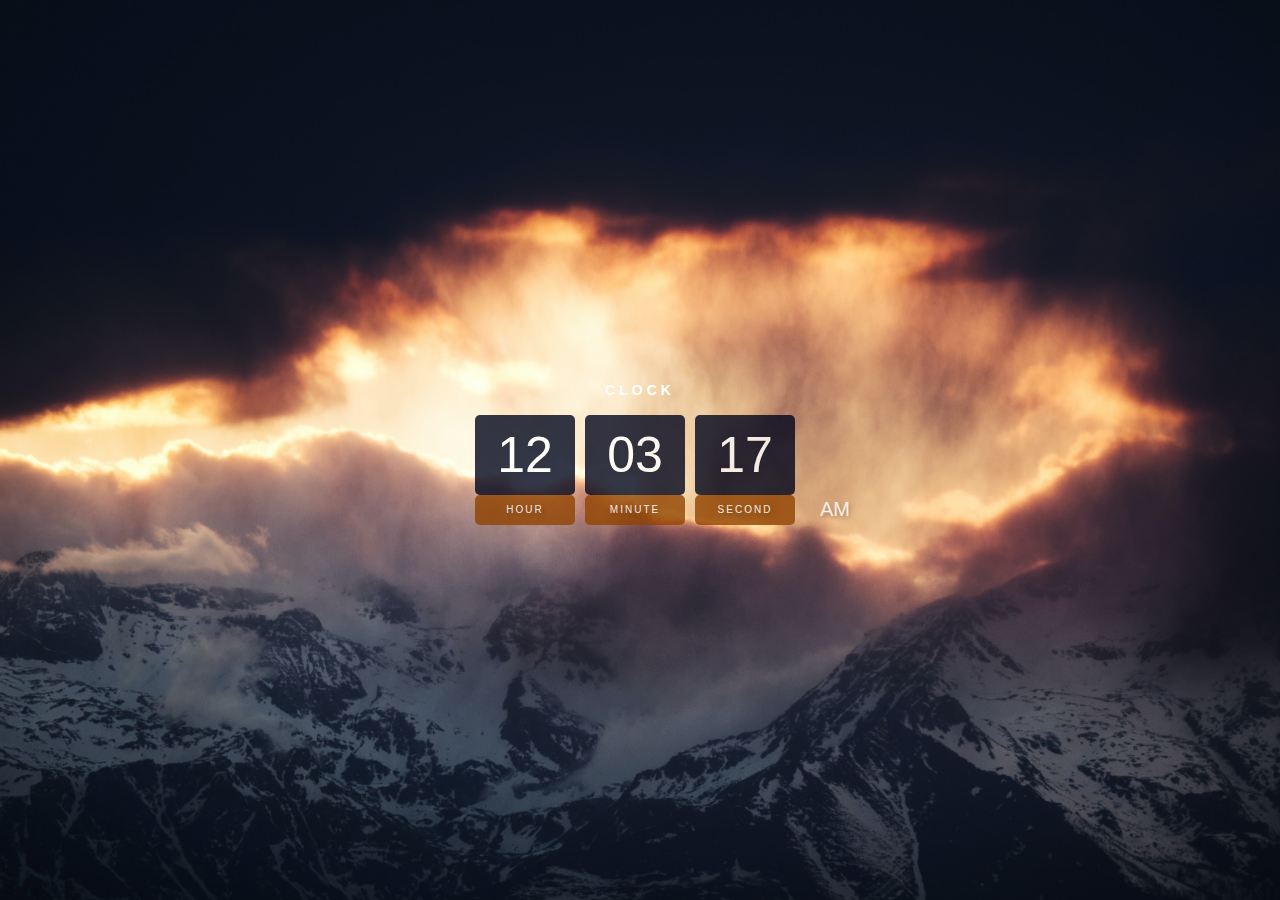
<file: Clock/index.html>
<!DOCTYPE html>
<html lang="en">
  <head>
    <meta charset="UTF-8" />
    <meta name="viewport" content="width=device-width, initial-scale=1.0" />
    <title>clock</title>
    <link rel="stylesheet" href="style.css" />
  </head>
  <body>
    <h2>Clock</h2>
    <div class="clock">
      <div>
        <span id="hour">00</span>
        <span class="text">Hour</span>
      </div>
      <div>
        <span id="min">00</span>
        <span class="text">Minute</span>
      </div>
      <div>
        <span id="sec">00</span>
        <span class="text">Second</span>
      </div>
      <div>
        <span id="ampm">AM</span>
      </div>
    </div>
    <script src="script.js"></script>
  </body>
</html>
</file>
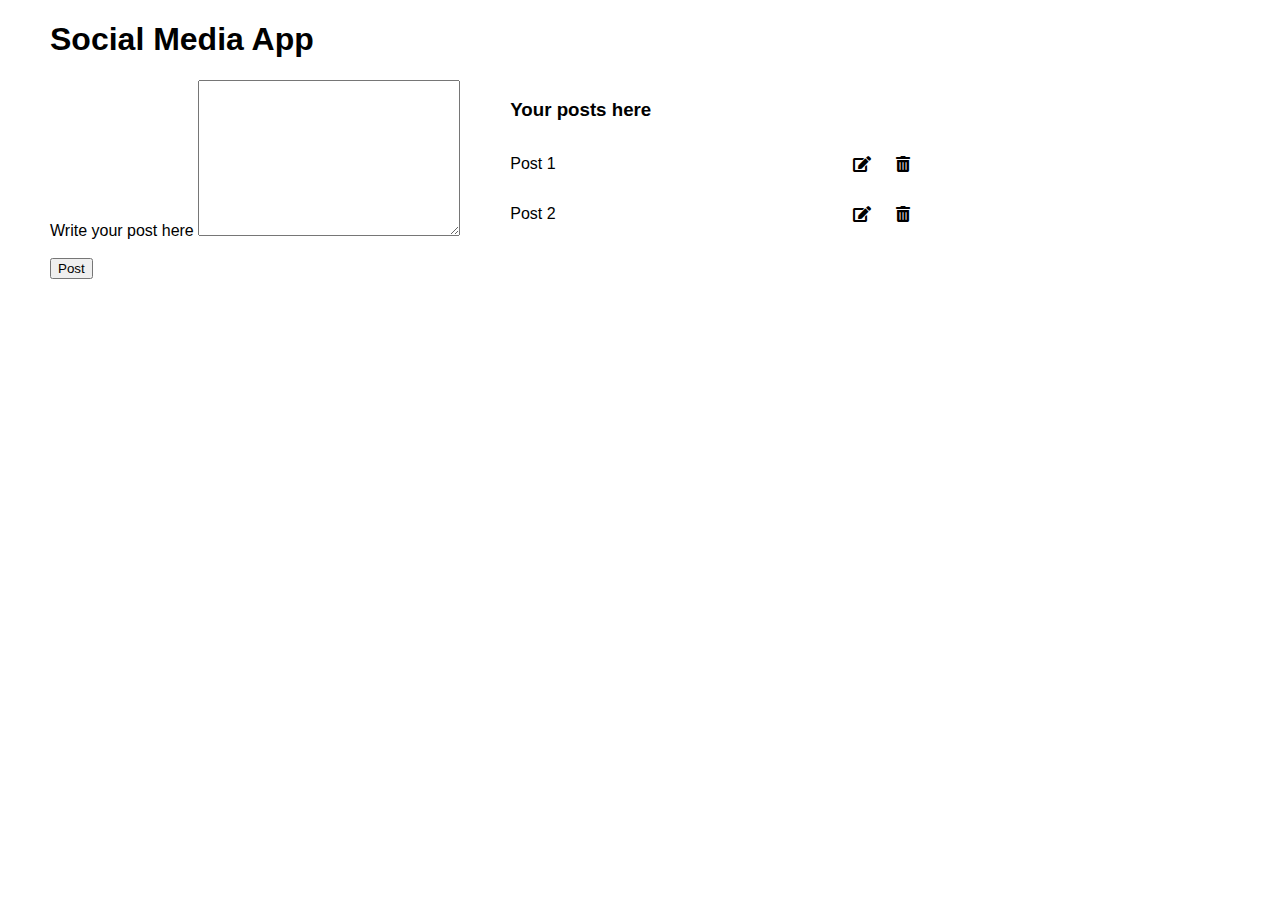
<file: CRUDbasic/Index.html>
<!DOCTYPE html>
<html lang="en">
  <head>
    <meta charset="UTF-8" />
    <meta name="viewport" content="width=device-width, initial-scale=1.0" />
    <title>CRUD BASIC</title>
    <link rel="stylesheet" href="style.css" />
    <link
      rel="stylesheet"
      href="https://cdnjs.cloudflare.com/ajax/libs/font-awesome/5.15.4/css/all.min.css"
    />
  </head>
  <body>
    <h1>Social Media App</h1>
    <div class="container">
      <div class="left">
        <form id="form">
          <label for="">Write your post here</label>
          <textarea name="" id="input" cols="30" rows="10"></textarea>
          <br /><br />
          <div id="msg"></div>
          <button type="submit">Post</button>
        </form>
      </div>
      <div class="right">
        <h3>Your posts here</h3>
        <div id="posts">
          <div>
            <p>Post 1</p>
            <span class="options">
              <i onclick="editPost(this)" class="fas fa-edit"></i>
              <i onclick="deletePost(this)" class="fas fa-trash-alt"></i>
            </span>
          </div>
          <div>
            <p>Post 2</p>
            <span class="options">
              <i onclick="editPost(this)" class="fas fa-edit"></i>
              <i onclick="deletePost(this)" class="fas fa-trash-alt"></i>
            </span>
          </div>
        </div>
      </div>
    </div>
    <script src="script.js"></script>
  </body>
</html>
</file>
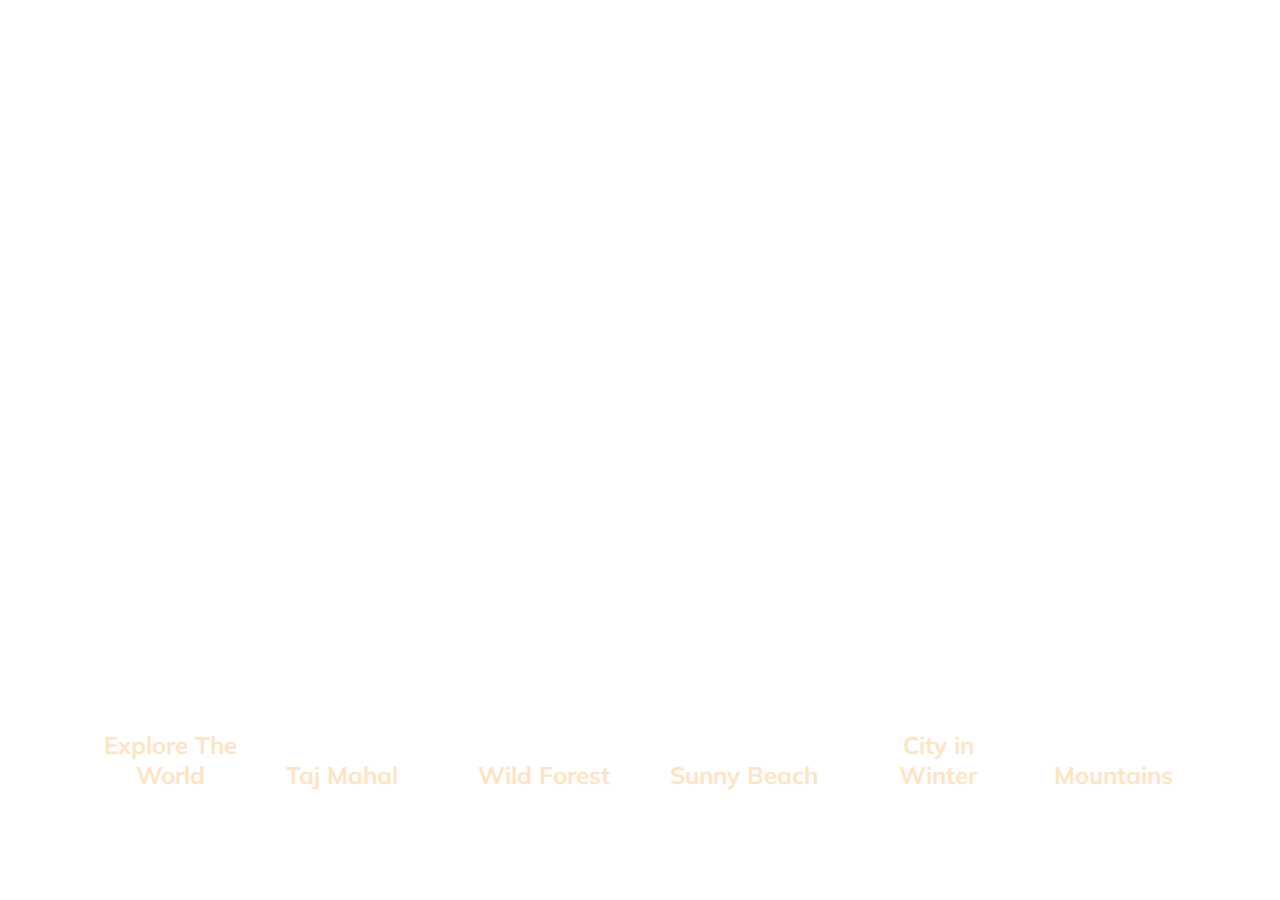
<file: Expanding Cards/index.html>
<!DOCTYPE html>
<html lang="en">
  <head>
    <meta charset="UTF-8" />
    <meta name="viewport" content="width=device-width, initial-scale=1.0" />
    <link rel="stylesheet" href="style.css" />
    <title>Expending Cards</title>
  </head>
  <body>
    <div class="container">
      <div
        class="panel active"
        style="
          background-image: url('https://images.unsplash.com/photo-1558979158-65a1eaa08691?ixlib=rb-1.2.1&ixid=eyJhcHBfaWQiOjEyMDd9&auto=format&fit=crop&w=1350&q=80');
        "
      >
        <h3>Explore The World</h3>
      </div>
      <div
        class="panel active"
        style="
          background-image: url('https://media.istockphoto.com/id/1146517111/photo/taj-mahal-mausoleum-in-agra.jpg?s=612x612&w=0&k=20&c=vcIjhwUrNyjoKbGbAQ5sOcEzDUgOfCsm9ySmJ8gNeRk=');
        "
      >
        <h3>Taj Mahal</h3>
      </div>
      <div
        class="panel active"
        style="
          background-image: url('https://i.pinimg.com/736x/c4/cd/c2/c4cdc2630832a8e4fc6bce9393fb22ae.jpg');
        "
      >
        <h3>Wild Forest</h3>
      </div>
      <div
        class="panel active"
        style="
          background-image: url('https://as1.ftcdn.net/v2/jpg/01/48/07/88/1000_F_148078888_ev93eNJxHbAXWgNRysr7jTONzMFkmuKG.jpg');
        "
      >
        <h3>Sunny Beach</h3>
      </div>
      <div
        class="panel active"
        style="
          background-image: url('https://images.ctfassets.net/wqkd101r9z5s/6F7zAoiaaiKCVEVlcgtvWs/99a68388fe179c5effa9f7fc6a37bbb9/Paris-1.jpg?w=1365&q=95');
        "
      >
        <h3>City in Winter</h3>
      </div>
      <div
        class="panel active"
        style="
          background-image: url('https://www.celebritycruises.com/blog/content/uploads/2022/01/most-beautiful-mountains-in-the-world-kirkjufell-iceland-1024x580.jpg');
        "
      >
        <h3>Mountains</h3>
      </div>
    </div>
    <script src="script.js"></script>
  </body>
</html>
</file>
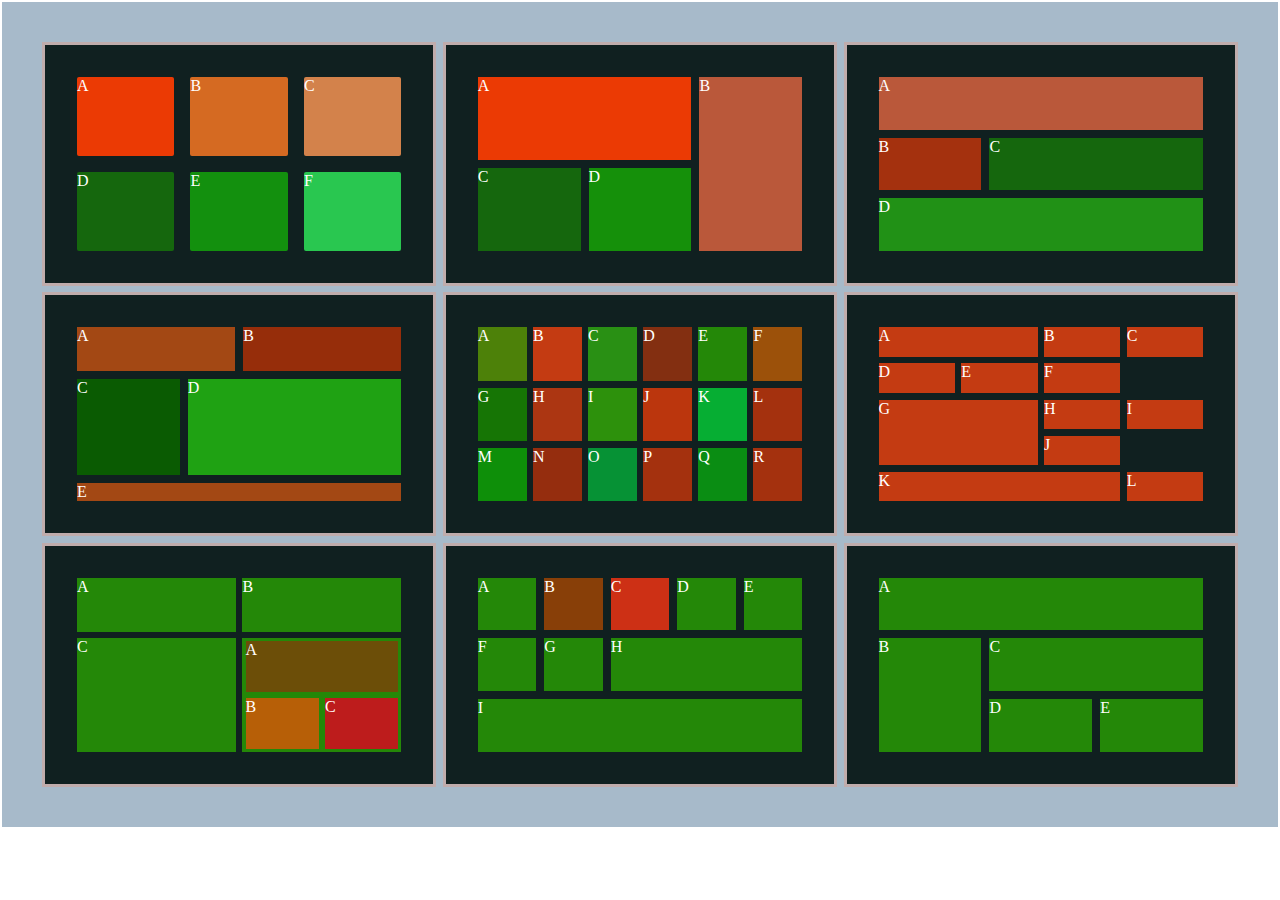
<file: grid/index.html>
<!DOCTYPE html>
<html lang="en">
  <head>
    <meta charset="UTF-8" />
    <meta name="viewport" content="width=device-width, initial-scale=1.0" />
    <title>Document</title>
    <link rel="stylesheet" href="style.css" />
  </head>
  <body>
    <div class="container">
      <div class="div-container div1">
        <!-- <div class="header">
          <div class="head"></div>
          <div class="head"></div>
          <div class="head"></div>
          <div class="head">header</div>
        </div> -->
        <div class="item" style="background-color: rgb(235, 58, 4)">A</div>
        <div class="item" style="background-color: rgb(213, 106, 34)">B</div>
        <div class="item" style="background-color: rgb(211, 130, 75)">C</div>
        <div class="item" style="background-color: rgb(21, 103, 13)">D</div>
        <div class="item" style="background-color: rgb(19, 144, 14)">E</div>
        <div class="item" style="background-color: rgb(41, 199, 80)">F</div>
      </div>
      <div class="div-container div2">
        <div class="box i1" style="background-color: rgb(235, 58, 4)">A</div>
        <div class="box i2" style="background-color: rgb(186, 88, 58)">B</div>
        <div class="box i3" style="background-color: rgb(21, 103, 13)">C</div>
        <div class="box i4" style="background-color: rgb(21, 144, 10)">D</div>
      </div>
      <div class="div-container div3">
        <div class="box2 it-1" style="background-color: rgb(186, 88, 58)">
          A
        </div>
        <div class="box2 it-2" style="background-color: rgb(164, 49, 14)">
          B
        </div>
        <div class="box2 it-3" style="background-color: rgb(21, 103, 13)">
          C
        </div>
        <div class="box2 it-4" style="background-color: rgb(33, 145, 22)">
          D
        </div>
      </div>
      <div class="div-container div4">
        <div class="box3 g1" style="background-color: rgb(163, 72, 20)">A</div>
        <div class="box3 g2" style="background-color: rgb(150, 45, 10)">B</div>
        <div class="box3 g3" style="background-color: rgb(10, 91, 2)">C</div>
        <div class="box3 g4" style="background-color: rgb(31, 162, 19)">D</div>
        <div class="box3 g5" style="background-color: rgb(163, 72, 20)">E</div>
      </div>
      <div class="div-container div5">
        <div class="box4" style="background-color: rgb(77, 129, 9)">A</div>
        <div class="box4" style="background-color: rgb(196, 59, 18)">B</div>
        <div class="box4" style="background-color: rgb(41, 144, 20)">C</div>
        <div class="box4" style="background-color: rgb(131, 47, 17)">D</div>
        <div class="box4" style="background-color: rgb(36, 136, 8)">E</div>
        <div class="box4" style="background-color: rgb(156, 81, 10)">F</div>
        <div class="box4" style="background-color: rgb(22, 117, 5)">G</div>
        <div class="box4" style="background-color: rgb(172, 54, 18)">H</div>
        <div class="box4" style="background-color: rgb(45, 145, 12)">I</div>
        <div class="box4" style="background-color: rgb(187, 54, 13)">J</div>
        <div class="box4" style="background-color: rgb(6, 174, 51)">K</div>
        <div class="box4" style="background-color: rgb(164, 49, 14)">L</div>
        <div class="box4" style="background-color: rgb(14, 143, 9)">M</div>
        <div class="box4" style="background-color: rgb(149, 45, 14)">N</div>
        <div class="box4" style="background-color: rgb(6, 146, 53)">O</div>
        <div class="box4" style="background-color: rgb(164, 49, 14)">P</div>
        <div class="box4" style="background-color: rgb(10, 141, 19)">Q</div>
        <div class="box4" style="background-color: rgb(164, 49, 14)">R</div>
      </div>
      <div class="div-container div6">
        <div class="box5 b1" style="background-color: rgb(196, 59, 18)">A</div>
        <div class="box5 b2" style="background-color: rgb(196, 59, 18)">B</div>
        <div class="box5 b3" style="background-color: rgb(196, 59, 18)">C</div>
        <div class="box5 b4" style="background-color: rgb(196, 59, 18)">D</div>
        <div class="box5 b5" style="background-color: rgb(196, 59, 18)">E</div>
        <div class="box5 b6" style="background-color: rgb(196, 59, 18)">F</div>
        <div class="box5 b7" style="background-color: rgb(196, 59, 18)">G</div>
        <div class="box5 b8" style="background-color: rgb(196, 59, 18)">H</div>
        <div class="box5 b9" style="background-color: rgb(196, 59, 18)">I</div>
        <div class="box5 b10" style="background-color: rgb(196, 59, 18)">J</div>
        <div class="box5 b11" style="background-color: rgb(196, 59, 18)">K</div>
        <div class="box5 b12" style="background-color: rgb(196, 59, 18)">L</div>
      </div>
      <div class="div-container div7">
        <div class="box6 c1" style="background-color: rgb(36, 136, 8)">A</div>
        <div class="box6 c2" style="background-color: rgb(36, 136, 8)">B</div>
        <div class="box6 c3" style="background-color: rgb(36, 136, 8)">C</div>
        <div class="box6 c4" style="background-color: rgb(36, 136, 8)">
          <div class="d1" style="background-color: rgb(108, 78, 8)">A</div>
          <div class="d2" style="background-color: rgb(183, 95, 7)">B</div>
          <div class="d3" style="background-color: rgb(189, 28, 28)">C</div>
        </div>
      </div>
      <div class="div-container div8">
        <div class="box7 e1" style="background-color: rgb(36, 136, 8)">A</div>
        <div class="box7 e2" style="background-color: rgb(136, 63, 8)">B</div>
        <div class="box7 e3" style="background-color: rgb(205, 48, 21)">C</div>
        <div class="box7 e4" style="background-color: rgb(36, 136, 8)">D</div>
        <div class="box7 e5" style="background-color: rgb(36, 136, 8)">E</div>
        <div class="box7 e6" style="background-color: rgb(36, 136, 8)">F</div>
        <div class="box7 e7" style="background-color: rgb(36, 136, 8)">G</div>
        <div class="box7 e8" style="background-color: rgb(36, 136, 8)">H</div>
        <div class="box7 e9" style="background-color: rgb(36, 136, 8)">I</div>
        <!-- <div class="box7" style="background-color: rgb(36, 136, 8)">J</div> -->
      </div>
      <div class="div-container div9">
        <div class="box8 f1" style="background-color: rgb(36, 136, 8)">A</div>
        <div class="box8 f2" style="background-color: rgb(36, 136, 8)">B</div>
        <div class="box8 f3" style="background-color: rgb(36, 136, 8)">C</div>
        <div class="box8 f4" style="background-color: rgb(36, 136, 8)">D</div>
        <div class="box8 f5" style="background-color: rgb(36, 136, 8)">E</div>
      </div>
    </div>
  </body>
</html>
</file>
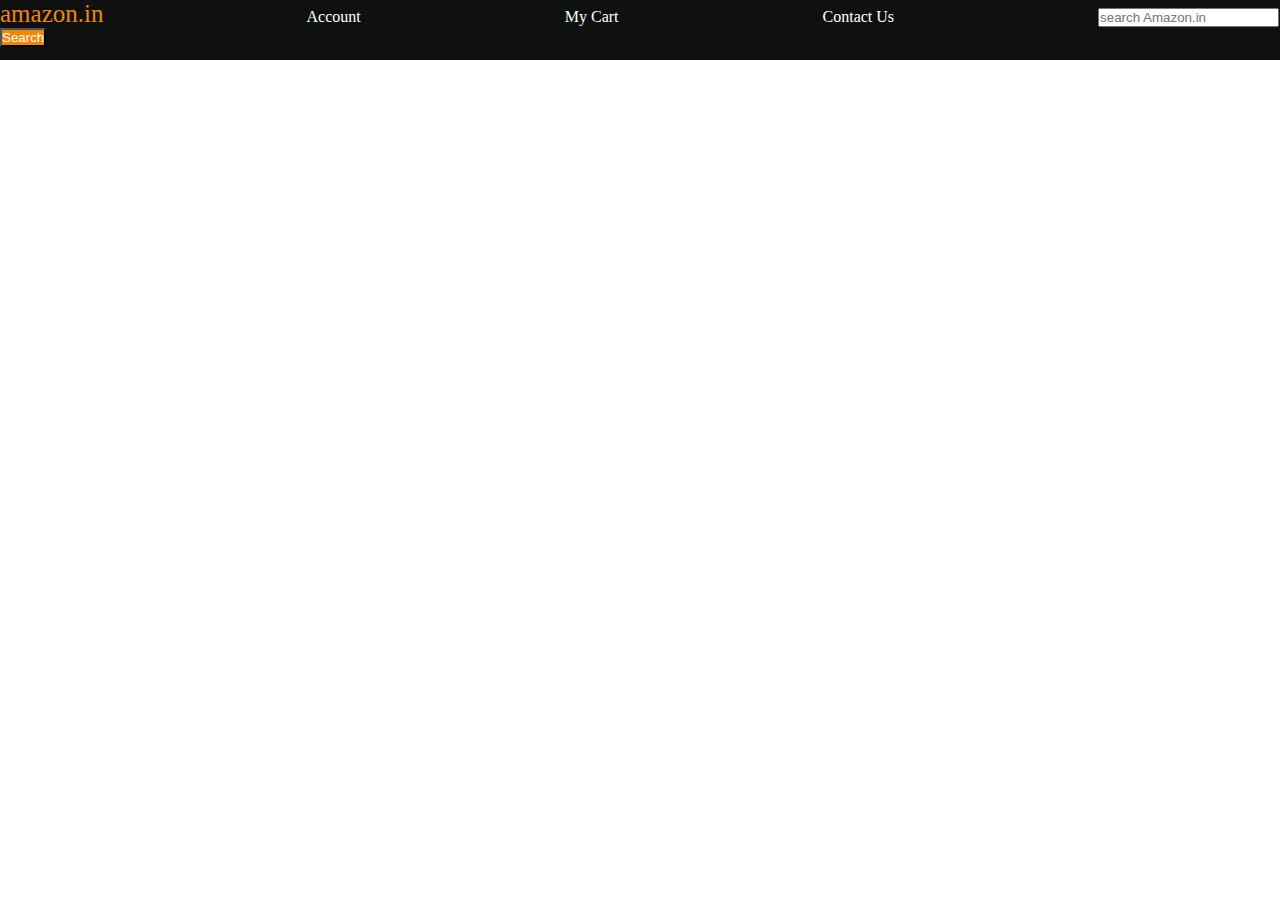
<file: Navbar/index.html>
<!DOCTYPE html>
<html lang="en">
  <head>
    <meta charset="UTF-8" />
    <meta name="viewport" content="width=device-width, initial-scale=1.0" />
    <title>Document</title>
    <link rel="stylesheet" href="style.css" />
  </head>
  <body>
    <div id="navbar">
      <a id="logo">amazon.in</a>
      <a>Account</a>
      <a>My Cart</a>
      <a>Contact Us</a>

      <input placeholder="search Amazon.in" />
      <button>Search</button>
    </div>
  </body>
</html>
</file>
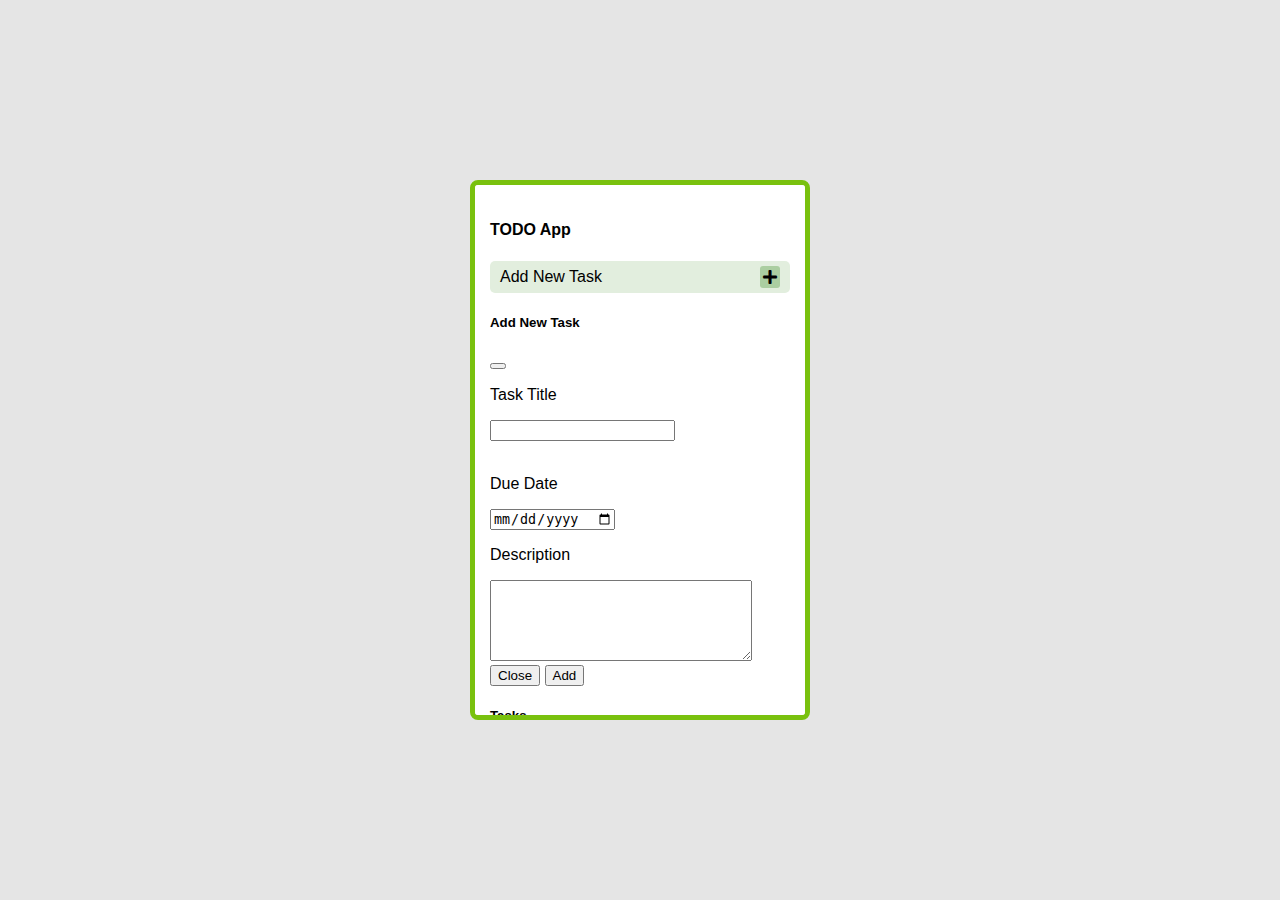
<file: ToDoApp/index.html>
<!DOCTYPE html>
<html lang="en">
  <head>
    <link
      rel="stylesheet"
      href="https://cdnjs.cloudflare.com/ajax/libs/font-awesome/5.15.4/css/all.min.css"
    />
    <meta charset="UTF-8" />
    <meta name="viewport" content="width=device-width, initial-scale=1.0" />
    <title>TODO APP</title>
    <link
      href="https://cdn.jsdelivr.net/npm/bootstrap@5.3.2/dist/css/bootstrap.min.css"
      rel="stylesheet"
      integrity="sha384-T3c6CoIi6uLrA9TneNEoa7RxnatzjcDSCmG1MXxSR1GAsXEV/Dwwykc2MPK8M2HN"
      crossorigin="anonymous"
    />
    <link rel="stylesheet" href="style.css" />
  </head>
  <body>
    <div class="app">
      <h4 class="mb-3">TODO App</h4>
      <div id="addNew" data-bs-toggle="modal" data-bs-target="#form">
        <span>Add New Task</span>
        <i class="fas fa-plus"></i>
      </div>
      <!-- Modal -->
      <form
        class="modal fade"
        id="form"
        tabindex="-1"
        aria-labelledby="exampleModalLabel"
        aria-hidden="true"
      >
        <div class="modal-dialog">
          <div class="modal-content">
            <div class="modal-header">
              <h5 class="modal-title" id="exampleModalLabel">Add New Task</h5>
              <button
                type="button"
                class="btn-close"
                data-bs-dismiss="modal"
                aria-label="Close"
              ></button>
            </div>
            <div class="modal-body">
              <p>Task Title</p>
              <input type="text" class="form-control" name="" id="textInput" />
              <div id="msg"></div>
              <br />
              <p>Due Date</p>
              <input type="date" class="form-control" name="" id="dateInput" />
              <br />
              <p>Description</p>
              <textarea
                name=""
                class="form-control"
                id="textarea"
                cols="30"
                rows="5"
              ></textarea>
            </div>
            <div class="modal-footer">
              <button
                type="button"
                class="btn btn-secondary"
                data-bs-dismiss="modal"
              >
                Close
              </button>
              <button type="submit" id="add" class="btn btn-primary">
                Add
              </button>
            </div>
          </div>
        </div>
      </form>
      <h5 class="text-center my-3">Tasks</h5>

      <div id="tasks"></div>
    </div>
    <script src="index.js"></script>
    <script
      src="https://cdn.jsdelivr.net/npm/bootstrap@5.3.2/dist/js/bootstrap.bundle.min.js"
      integrity="sha384-C6RzsynM9kWDrMNeT87bh95OGNyZPhcTNXj1NW7RuBCsyN/o0jlpcV8Qyq46cDfL"
      crossorigin="anonymous"
    ></script>
  </body>
</html>
</file>
<file: Clock/style.css>
body {
  margin: 0;
  font-family: sans-serif;
  display: flex;
  flex-direction: column;
  align-items: center;
  height: 100vh;
  justify-content: center;
  background: url(./image1.jpg);
  background-size: cover;
  overflow: hidden;
}

h2 {
  text-transform: uppercase;
  letter-spacing: 4px;
  font-size: 14px;
  text-align: center;
  color: white;
}

.clock {
  display: flex;
}

.clock div {
  margin: 5px;
  position: relative;
}

.clock span {
  width: 100px;
  height: 80px;
  background: rgb(1, 6, 30);
  opacity: 0.8;
  color: white;
  display: flex;
  justify-content: center;
  align-items: center;
  font-size: 50px;
  text-shadow: 2px 2px 4px rgba(0, 0, 0, 0.3);
  border-radius: 5px;
}

.clock .text {
  height: 30px;
  font-size: 10px;
  text-transform: uppercase;
  letter-spacing: 2px;
  background: rgb(145, 68, 1);
  opacity: 0.8;
}

.clock #ampm {
  bottom: 0;
  position: absolute;
  width: 60px;
  height: 30px;
  font-size: 20px;
  background: transparent;
}
</file>
<file: CRUDbasic/style.css>
body {
  font-family: sans-serif;
  margin: 0 50px;
}

.container {
  display: flex;
  gap: 50px;
}

#posts {
  width: 400px;
}

#posts div {
  display: flex;
  align-items: center;
  justify-content: space-between;
}

.options {
  display: flex;
  gap: 25px;
}

i {
  cursor: pointer;
}

#msg {
  color: red;
}
</file>
<file: Expanding Cards/style.css>
@import url("https://fonts.googleapis.com/css?family=Muli&display=swap");

* {
  box-sizing: border-box;
}

body {
  font-family: "Muli", sans-serif;
  display: flex;
  justify-content: center;
  align-items: center;
  height: 100vh;
  overflow: hidden;
  margin: 0;
}

.container {
  display: flex;
  width: 90vw;
}

.panel {
  background-size: cover;
  background-position: center;
  background-repeat: no-repeat;
  height: 80vh;
  border-radius: 50px;
  color: #fff;
  cursor: pointer;
  flex: 0.5;
  margin: 10px;
  position: relative;
  --webkit-transition: all 700ms ease-in;
}

.panel h3 {
  font-size: 24px;
  text-align: center;
  color: bisque;
  position: absolute;
  bottom: 20px;
  left: 20px;
  margin: 0;
  opacity: 0;
}
.panel.active {
  flex: 5;
}

.panel.active h3 {
  opacity: 1;
  transition: opacity 0.3s ease-in 0.4s;
}

@media (max-width: 480px) {
  .container {
    width: 100vw;
  }

  .panel:nth-of-type(4),
  .panel:nth-of-type(5) {
    display: none;
  }
}
</file>
<file: grid/style.css>
* {
  margin: 0;
  padding: 0;
  box-sizing: border-box;
}

body {
  height: 100%;
  width: 100%;
}
.container {
  height: 100%;
  width: 100%;
  background-color: rgb(167, 186, 202);
  display: grid;
  grid-template-columns: repeat(3, 1fr);
  grid-template-rows: repeat(3, 1fr);
  gap: 0.4rem;
  padding: 2.5rem;
  border: 2px solid white;
}

.div-container {
  /* height: 100px;
  width: 100px; */
  background-color: rgb(16, 32, 32);
  border: 3px solid rgb(192, 172, 172);
  padding: 2rem;
  color: white;
}

/* ---------box1---------- */
.div1 {
  display: grid;
  grid-template-columns: repeat(3, 1fr);
  grid-template-rows: repeat(2, 1fr);
  gap: 1rem;
}
.item {
  border: transparent;
  border-radius: 2px;
}

/* ------box-2 -------- */

.div2 {
  display: grid;
  grid-template-columns: repeat(3, 1fr);
  grid-template-rows: repeat(2, 1fr);
  gap: 0.5rem;
}

.i1 {
  grid-column-start: 1;
  grid-column-end: 3;
}
.i2 {
  grid-column-start: 3;
  grid-row-start: 1;
  grid-row-end: 3;
}

/* ----------------box-3------------------------- */

.div3 {
  display: grid;
  grid-template-columns: repeat(3, 1fr);
  grid-template-rows: repeat(3, 1fr);
  gap: 0.5rem;
}
.it-1,
.it-4 {
  grid-column-start: 1;
  grid-column-end: 4;
}
.it-4 {
  grid-row-start: 3;
}
.it-3 {
  grid-column-start: 2;
  grid-column-end: 4;
}

/* -----------------box-4--------------------- */
.div4 {
  display: grid;
  grid-template-columns: repeat(6, 1fr);
  grid-template-rows: repeat(7, 1fr);
  gap: 0.5rem;
}
.g1 {
  grid-column-start: 1;
  grid-column-end: 4;
  grid-row-start: 1;
  grid-row-end: 3;
}
.g2 {
  grid-column-start: 4;
  grid-column-end: 7;
  grid-row-start: 1;
  grid-row-end: 3;
}
.g3 {
  grid-column-start: 1;
  grid-column-end: 3;
  grid-row-start: 3;
  grid-row-end: 7;
}
.g4 {
  grid-column-start: 3;
  grid-column-end: 7;
  grid-row-start: 3;
  grid-row-end: 7;
}

.g5 {
  grid-column-start: 1;
  grid-column-end: 7;
  grid-row-start: 7;
  grid-row-end: 8;
}

/* --------------------box-5------------------ */
.div5 {
  display: grid;
  grid-template-columns: repeat(6, 1fr);
  grid-template-rows: repeat(3, 1fr);
  gap: 0.4rem;
}

/* ----------------------------box-6---------------------- */

.div6 {
  display: grid;
  grid-template-columns: repeat(4, 1fr);
  grid-template-rows: repeat(5, 1fr);
  gap: 0.4rem;
}
.b1 {
  grid-column-start: 1;
  grid-column-end: 3;
}

.b7 {
  grid-column-start: 1;
  grid-column-end: 3;
  grid-row-start: 3;
  grid-row-end: 5;
}
.b10 {
  grid-column-start: 3;
  grid-column-end: 4;
  grid-row-start: 4;
}
.b11 {
  grid-column-start: 1;
  grid-column-end: 4;
  grid-row-start: 5;
  /* grid-row-end: 5; */
}
.b12 {
  grid-column-start: 4;
  /* grid-column-end: 4; */
  grid-row-start: 5;
}
.b8 {
  grid-column-start: 3;
  grid-column-end: 4;
  grid-row-start: 3;
}
.b9 {
  grid-column-start: 4;
  grid-column-end: 5;
  grid-row-start: 3;
}

/* ---------------------------box-7------------------- */
.div7 {
  display: grid;
  grid-template-columns: repeat(2, 1fr);
  grid-template-rows: repeat(3, 1fr);
  gap: 0.4rem;
}
.c3 {
  grid-column-start: 1;
  /* grid-column-end: 5; */
  grid-row-start: 2;
  grid-row-end: 4;
}
.c4 {
  grid-column-start: 2;
  /* grid-column-end: 5; */
  grid-row-start: 2;
  grid-row-end: 4;
  display: grid;
  padding: 0.2rem;
  grid-template-columns: repeat(2, 1fr);
  grid-template-rows: repeat(2, 1fr);
  gap: 0.4rem;
}
.d1 {
  grid-column-start: 1;
  grid-column-end: 3;
}

/* ----------------box-8-------------------------- */
.div8 {
  display: grid;
  grid-template-columns: repeat(5, 1fr);
  grid-template-rows: repeat(3, 1fr);
  gap: 0.5rem;
}

.e8 {
  grid-column-start: 3;
  grid-column-end: 6;
  grid-row-start: 2;
  /* grid-row-end: 4; */
}
.e9 {
  grid-column-start: 1;
  grid-column-end: 6;
  grid-row-start: 3;
}

/* ------------------box-9------------------------- */
.div9 {
  display: grid;
  grid-template-columns: repeat(3, 1fr);
  grid-template-rows: repeat(3, 1fr);
  gap: 0.5rem;
}
.f1 {
  grid-column-start: 1;
  grid-column-end: 4;
  grid-row-start: 1;
}
.f2 {
  grid-column-start: 1;
  grid-column-end: 2;
  grid-row-start: 2;
  grid-row-end: 4;
}
.f3 {
  grid-column-start: 2;
  grid-column-end: 4;
  grid-row-start: 2;
  /* grid-row-end: 4;  */
}
</file>
<file: Navbar/style.css>
* {
  padding: 0;
  margin: 0;
  color: white;
}

#navbar {
  height: 60px;
  background-color: #0f1111;
}

button {
  background-color: #f08804;
}

#logo {
  color: #f08804;
  font-size: 25px;
}

a {
  margin-right: 200px;
}
</file>
<file: ToDoApp/style.css>
body {
  font-family: sans-serif;
  margin: 0 50px;
  background-color: #e5e5e5;
  overflow: hidden;
  display: flex;
  justify-content: center;
  align-items: center;
  height: 100vh;
}

.app {
  width: 300px;
  height: 500px;
  border: 5px solid rgb(121, 193, 14);
  border-radius: 8px;
  padding: 15px;
  background-color: white;
  overflow-y: scroll;
}

.app::-webkit-scrollbar {
  width: 0 !important;
}

#addNew {
  display: flex;
  background-color: rgba(171, 206, 161, 0.35);
  align-items: center;
  justify-content: space-between;
  padding: 5px 10px;
  border-radius: 5px;
  cursor: pointer;
}

.fa-plus {
  background-color: #abcea1;
  padding: 3px;
  border-radius: 3px;
}

#tasks {
  display: grid;
  gap: 14px;
}

#tasks div {
  background-color: #e2eede;
  border: 3px solid #abcea1;
  padding: 5px;
  border-radius: 6px;
  display: grid;
  gap: 4px;
}

#tasks div .options {
  justify-self: center;
  display: flex;
  gap: 15px;
}

#tasks div .options i {
  cursor: pointer;
}

#msg {
  color: red;
}
</file>
